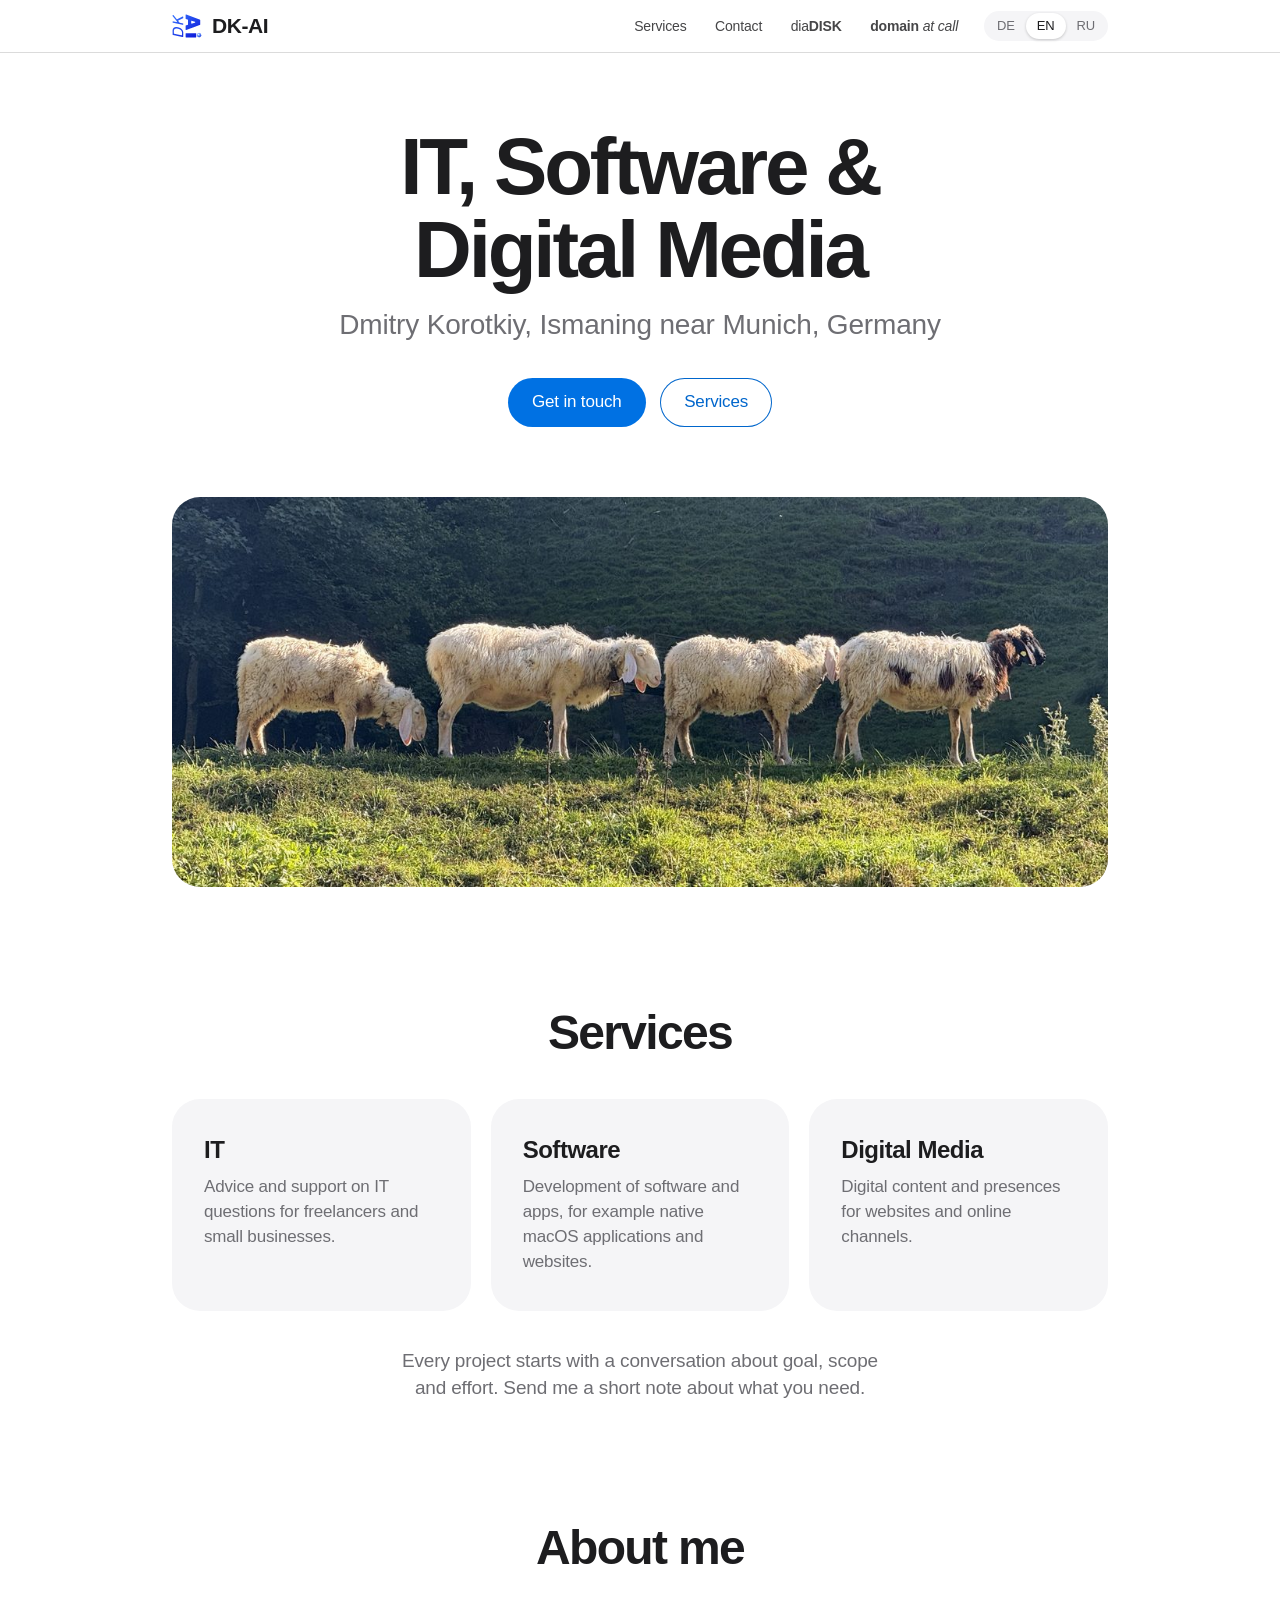
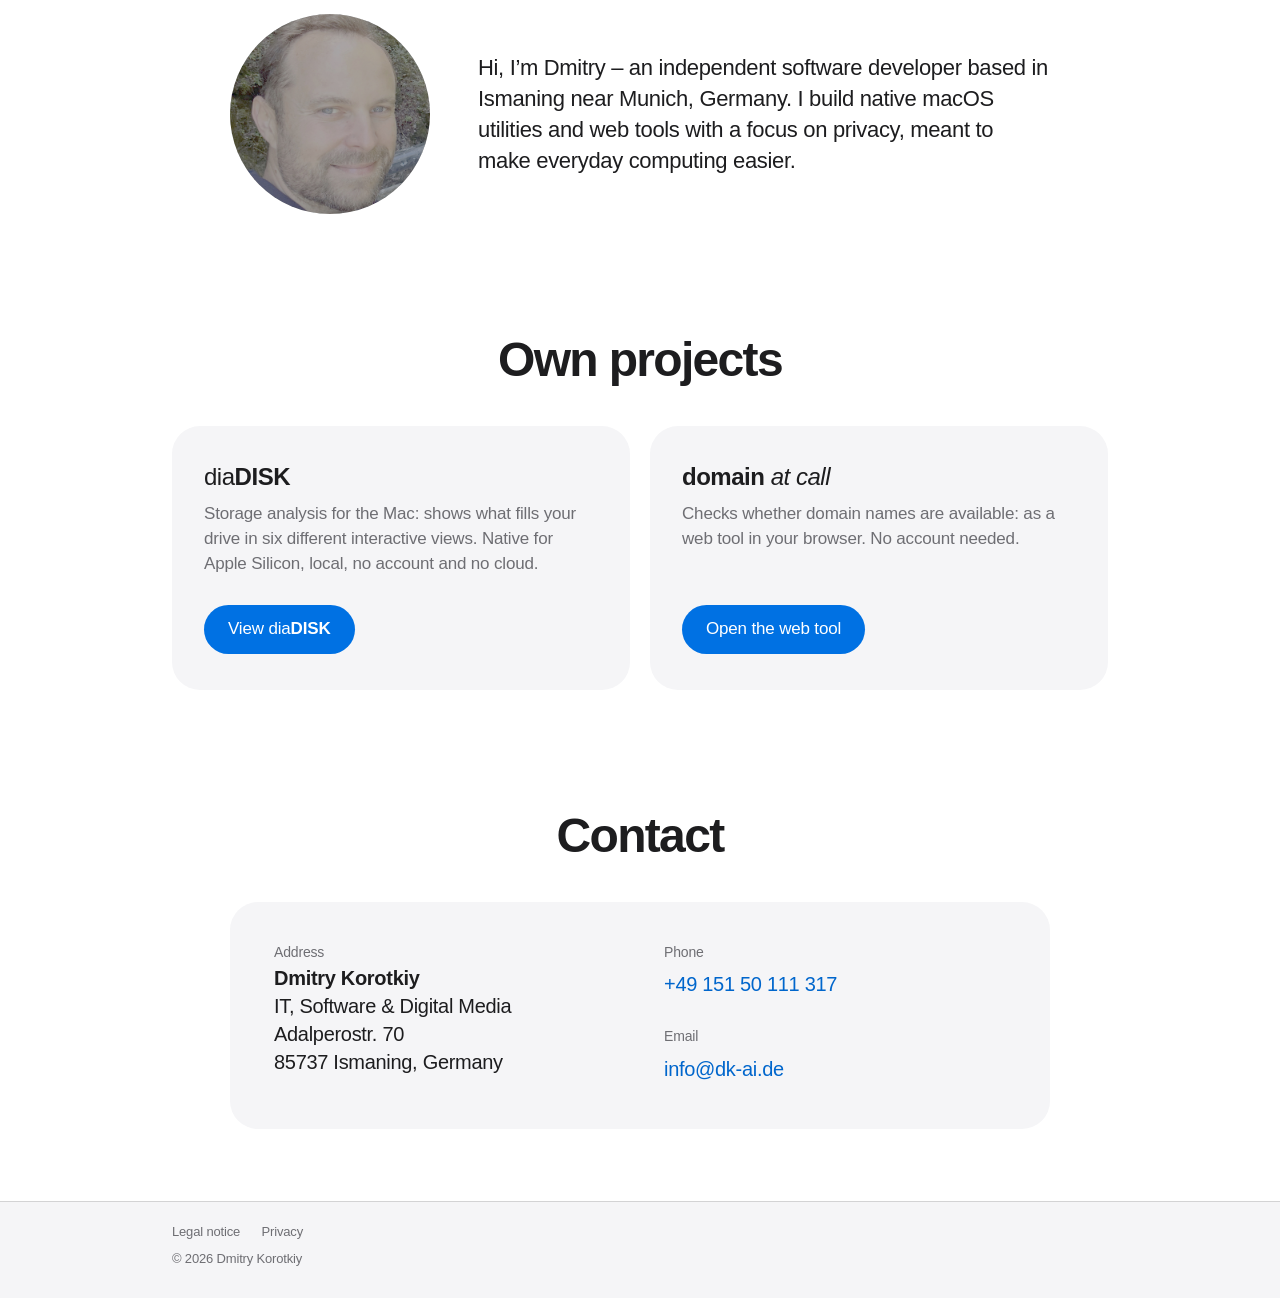
<file: index.html>
<!doctype html>
<html lang="de" data-lang="de">
<head>
<meta charset="utf-8">
<meta name="viewport" content="width=device-width,initial-scale=1">
<meta http-equiv="Content-Security-Policy" content="default-src 'none'; img-src 'self'; style-src 'self' 'unsafe-inline'; script-src 'self'; manifest-src 'self'; base-uri 'none'; form-action 'none'">
<meta name="referrer" content="strict-origin-when-cross-origin">
<script src="lang.js"></script>
<title>Dmitry Korotkiy – IT, Software & Digital Media</title>
<meta name="description" content="IT, Software und Digital Media – Dmitry Korotkiy, Ismaning bei München.">
<link rel="canonical" href="https://dk-ai.de/">
<meta property="og:type" content="website">
<meta property="og:site_name" content="DK-AI">
<meta property="og:title" content="Dmitry Korotkiy – IT, Software &amp; Digital Media">
<meta property="og:description" content="IT, Software und Digital Media – Dmitry Korotkiy, Ismaning bei München.">
<meta property="og:url" content="https://dk-ai.de/">
<meta property="og:locale" content="de_DE">
<meta property="og:locale:alternate" content="en_US">
<meta property="og:locale:alternate" content="ru_RU">
<meta property="og:image" content="https://dk-ai.de/og-image.jpg">
<meta property="og:image:type" content="image/jpeg">
<meta property="og:image:width" content="1200">
<meta property="og:image:height" content="630">
<meta property="og:image:alt" content="Vier Schafe auf einer sonnigen Almwiese">
<meta name="twitter:card" content="summary_large_image">
<link rel="icon" href="/favicon.ico?v=5" sizes="48x48">
<link rel="icon" type="image/png" sizes="32x32" href="favicon-32x32.png?v=5">
<link rel="icon" type="image/png" sizes="16x16" href="favicon-16x16.png?v=5">
<link rel="icon" href="favicon-adaptiv.svg?v=5" type="image/svg+xml" sizes="any">
<link rel="apple-touch-icon" href="apple-touch-icon.png?v=5">
<link rel="manifest" href="site.webmanifest?v=5">
<meta name="color-scheme" content="light dark">
<meta name="theme-color" content="#1637E8">
<link rel="stylesheet" href="style.css">
<noscript><style>@media (max-width:700px){.burger{display:none!important}.menu{display:block!important}}</style></noscript>
</head>
<body class="home" data-title-de="Dmitry Korotkiy – IT, Software & Digital Media" data-title-en="Dmitry Korotkiy – IT, Software & Digital Media" data-title-ru="Dmitry Korotkiy – IT, Software & Digital Media">
<a class="skip" href="#main"><span class="de" lang="de">Zum Inhalt springen</span><span class="en" lang="en">Skip to content</span><span class="ru" lang="ru">Перейти к содержимому</span></a>
<header><div class="wrap">
<a class="brand" data-i="index.html" href="index.html"><picture><source media="(prefers-color-scheme: dark)" srcset="logo-dark.svg?v=5"><img src="logo-light.svg?v=5" alt="" width="34" height="34"></picture>DK-AI</a>
<button class="burger" type="button" aria-expanded="false" aria-controls="menu"><span class="sr de" lang="de">Menü</span><span class="sr en" lang="en">Menu</span><span class="sr ru" lang="ru">Меню</span><i></i><i></i><i></i></button>
<div class="menu" id="menu">
<nav><a data-i="index.html#leistungen" href="index.html#leistungen"><span class="de" lang="de">Leistungen</span><span class="en" lang="en">Services</span><span class="ru" lang="ru">Услуги</span></a>
<a data-i="index.html#kontakt" href="index.html#kontakt"><span class="de" lang="de">Kontakt</span><span class="en" lang="en">Contact</span><span class="ru" lang="ru">Контакты</span></a>
<a href="https://diadisk.de/" target="_blank" rel="noopener"><span class="dd">dia<b>DISK</b></span><span class="sr de" lang="de"> (öffnet in neuem Tab)</span><span class="sr en" lang="en"> (opens in a new tab)</span><span class="sr ru" lang="ru"> (откроется в новой вкладке)</span></a>
<a href="https://domainatcall.com/" target="_blank" rel="noopener"><span class="dac"><b>domain</b> <i>at call</i></span><span class="sr de" lang="de"> (öffnet in neuem Tab)</span><span class="sr en" lang="en"> (opens in a new tab)</span><span class="sr ru" lang="ru"> (откроется в новой вкладке)</span></a></nav>
<div class="lang" role="group" aria-label="Language / Sprache / Язык"><a href="?lang=de" data-l="de" hreflang="de">DE</a><a href="?lang=en" data-l="en" hreflang="en">EN</a><a href="?lang=ru" data-l="ru" hreflang="ru">RU</a></div>
</div>
</div></header>
<main id="main" tabindex="-1"><div class="wrap">
<div class="de" lang="de"><div class="hero">
<h1>IT, Software &amp;<br class="mbr"> Digital Media</h1>
<p class="lead">Dmitry Korotkiy, Ismaning bei München</p>
<p><a class="btn" data-i="index.html#kontakt" href="index.html#kontakt">Kontakt aufnehmen</a>
<a class="btn alt" data-i="index.html#leistungen" href="index.html#leistungen">Leistungen</a></p>
<img class="banner" src="banner.jpg" alt="" loading="lazy" decoding="async" width="1200" height="500">
</div>

<h2 id="leistungen-de">Leistungen</h2>
<div class="grid">
<div class="card"><h3>IT</h3><p>Beratung und Unterstützung bei IT-Fragen für Selbstständige und kleine Unternehmen.</p></div>
<div class="card"><h3>Software</h3><p>Entwicklung von Software und Apps, zum Beispiel native macOS-Anwendungen und Webseiten.</p></div>
<div class="card"><h3>Digital Media</h3><p>Digitale Inhalte und Auftritte für Webseiten und Online-Kanäle.</p></div>
</div>
<p>Jedes Projekt beginnt mit einem Gespräch über Ziel, Umfang und Aufwand. Schreib mir kurz, worum es geht.</p>

<h2 id="ueber-de">Über mich</h2>
<div class="about"><img class="photo" src="foto.jpg" alt="Porträt von Dmitry Korotkiy" width="160" height="160"><p>Hi, ich bin Dmitry – selbstständiger Softwareentwickler aus Ismaning bei München. Ich entwickle native macOS-Tools und Web-Tools mit Fokus auf Datenschutz, die den Computeralltag erleichtern.</p></div>
<h2 id="projekte-de">Eigene Projekte</h2>
<div class="grid projects">
<div class="card">
<h3><span class="dd">dia<b>DISK</b></span></h3>
<p>Speicheranalyse für den Mac: zeigt in sechs verschiedenen interaktiven Ansichten, was die Festplatte füllt. Nativ für Apple Silicon, lokal, ohne Konto und ohne Cloud.</p>
<a class="btn" href="https://diadisk.de/" target="_blank" rel="noopener"><span class="dd">dia<b>DISK</b></span> ansehen<span class="sr"> (öffnet in neuem Tab)</span></a>
</div>
<div class="card">
<h3><span class="dac"><b>domain</b> <i>at call</i></span></h3>
<p>Prüft, ob Domainnamen frei sind: als Web-Tool im Browser. Kein Konto nötig.</p>
<a class="btn" href="https://domainatcall.com/?lang=de" target="_blank" rel="noopener">Web-Tool öffnen<span class="sr"> (öffnet in neuem Tab)</span></a>
</div>
</div>

<h2 id="kontakt-de">Kontakt</h2>
<div class="card contact">
<div><p class="lbl">Anschrift</p><p class="val"><strong>Dmitry Korotkiy</strong><br>IT, Software &amp; Digital Media<br>Adalperostr. 70<br>85737 Ismaning</p></div>
<div><p class="lbl">Telefon</p><p class="val"><a href="tel:+4915150111317">+49 151 50 111 317</a></p>
<p class="lbl">E-Mail</p><p class="val"><a href="mailto:info@dk-ai.de">info@dk-ai.de</a></p></div>
</div></div>
<div class="en" lang="en"><div class="hero">
<h1>IT, Software &amp;<br class="mbr"> Digital Media</h1>
<p class="lead">Dmitry Korotkiy, Ismaning near Munich, Germany</p>
<p><a class="btn" data-i="index.html#kontakt" href="index.html#kontakt">Get in touch</a>
<a class="btn alt" data-i="index.html#leistungen" href="index.html#leistungen">Services</a></p>
<img class="banner" src="banner.jpg" alt="" loading="lazy" decoding="async" width="1200" height="500">
</div>

<h2 id="leistungen-en">Services</h2>
<div class="grid">
<div class="card"><h3>IT</h3><p>Advice and support on IT questions for freelancers and small businesses.</p></div>
<div class="card"><h3>Software</h3><p>Development of software and apps, for example native macOS applications and websites.</p></div>
<div class="card"><h3>Digital Media</h3><p>Digital content and presences for websites and online channels.</p></div>
</div>
<p>Every project starts with a conversation about goal, scope and effort. Send me a short note about what you need.</p>

<h2 id="ueber-en">About me</h2>
<div class="about"><img class="photo" src="foto.jpg" alt="Portrait of Dmitry Korotkiy" width="160" height="160"><p>Hi, I’m Dmitry – an independent software developer based in Ismaning near Munich, Germany. I build native macOS utilities and web tools with a focus on privacy, meant to make everyday computing easier.</p></div>
<h2 id="projekte-en">Own projects</h2>
<div class="grid projects">
<div class="card">
<h3><span class="dd">dia<b>DISK</b></span></h3>
<p>Storage analysis for the Mac: shows what fills your drive in six different interactive views. Native for Apple Silicon, local, no account and no cloud.</p>
<a class="btn" href="https://diadisk.de/" target="_blank" rel="noopener">View <span class="dd">dia<b>DISK</b></span><span class="sr"> (opens in a new tab)</span></a>
</div>
<div class="card">
<h3><span class="dac"><b>domain</b> <i>at call</i></span></h3>
<p>Checks whether domain names are available: as a web tool in your browser. No account needed.</p>
<a class="btn" href="https://domainatcall.com/?lang=en" target="_blank" rel="noopener">Open the web tool<span class="sr"> (opens in a new tab)</span></a>
</div>
</div>

<h2 id="kontakt-en">Contact</h2>
<div class="card contact">
<div><p class="lbl">Address</p><p class="val"><strong>Dmitry Korotkiy</strong><br>IT, Software &amp; Digital Media<br>Adalperostr. 70<br>85737 Ismaning, Germany</p></div>
<div><p class="lbl">Phone</p><p class="val"><a href="tel:+4915150111317">+49 151 50 111 317</a></p>
<p class="lbl">Email</p><p class="val"><a href="mailto:info@dk-ai.de">info@dk-ai.de</a></p></div>
</div></div>
<div class="ru" lang="ru"><div class="hero">
<h1>IT, Software &amp;<br class="mbr"> Digital Media</h1>
<p class="lead">Dmitry Korotkiy, Исманинг близ Мюнхена, Германия</p>
<p><a class="btn" data-i="index.html#kontakt" href="index.html#kontakt">Связаться</a>
<a class="btn alt" data-i="index.html#leistungen" href="index.html#leistungen">Услуги</a></p>
<img class="banner" src="banner.jpg" alt="" loading="lazy" decoding="async" width="1200" height="500">
</div>

<h2 id="leistungen-ru">Услуги</h2>
<div class="grid">
<div class="card"><h3>IT</h3><p>Консультации и поддержка по вопросам IT для фрилансеров и малого бизнеса.</p></div>
<div class="card"><h3>Software</h3><p>Разработка программ и приложений, например нативных приложений для macOS и веб-сайтов.</p></div>
<div class="card"><h3>Digital Media</h3><p>Цифровой контент и онлайн-присутствие для веб-сайтов и онлайн-каналов.</p></div>
</div>
<p>Каждый проект начинается с разговора о цели, объёме и трудозатратах. Напишите мне коротко, что вам нужно.</p>

<h2 id="ueber-ru">Обо мне</h2>
<div class="about"><img class="photo" src="foto.jpg" alt="Портрет Dmitry Korotkiy" width="160" height="160"><p>Привет, я Дмитрий – независимый разработчик программного обеспечения из Исманинга близ Мюнхена (Германия). Я создаю нативные macOS-утилиты и веб-инструменты с вниманием к конфиденциальности, которые упрощают повседневную работу за компьютером.</p></div>
<h2 id="projekte-ru">Собственные проекты</h2>
<div class="grid projects">
<div class="card">
<h3><span class="dd">dia<b>DISK</b></span></h3>
<p>Анализ дискового пространства для Mac: шесть разных интерактивных видов показывают, что занимает место на диске. Нативно для Apple Silicon, локально, без учётной записи и без облака.</p>
<a class="btn" href="https://diadisk.de/" target="_blank" rel="noopener">Открыть <span class="dd">dia<b>DISK</b></span><span class="sr"> (откроется в новой вкладке)</span></a>
</div>
<div class="card">
<h3><span class="dac"><b>domain</b> <i>at call</i></span></h3>
<p>Проверяет, свободны ли доменные имена: как веб-инструмент в браузере. Учётная запись не нужна.</p>
<a class="btn" href="https://domainatcall.com/?lang=ru" target="_blank" rel="noopener">Открыть веб-инструмент<span class="sr"> (откроется в новой вкладке)</span></a>
</div>
</div>

<h2 id="kontakt-ru">Контакты</h2>
<div class="card contact">
<div><p class="lbl">Адрес</p><p class="val"><strong>Dmitry Korotkiy</strong><br>IT, Software &amp; Digital Media<br>Adalperostr. 70<br>85737 Ismaning, Германия</p></div>
<div><p class="lbl">Телефон</p><p class="val"><a href="tel:+4915150111317">+49 151 50 111 317</a></p>
<p class="lbl">Эл. почта</p><p class="val"><a href="mailto:info@dk-ai.de">info@dk-ai.de</a></p></div>
</div></div>
</div></main>
<footer><div class="wrap">
<div><a data-i="impressum.html" href="impressum.html"><span class="de" lang="de">Impressum</span><span class="en" lang="en">Legal notice</span><span class="ru" lang="ru">Выходные данные</span></a>
<a data-i="datenschutz.html" href="datenschutz.html"><span class="de" lang="de">Datenschutz</span><span class="en" lang="en">Privacy</span><span class="ru" lang="ru">Конфиденциальность</span></a></div>
<p>© 2026 Dmitry Korotkiy</p>
</div></footer>
<script src="site.js"></script>
</body>
</html>
</file>
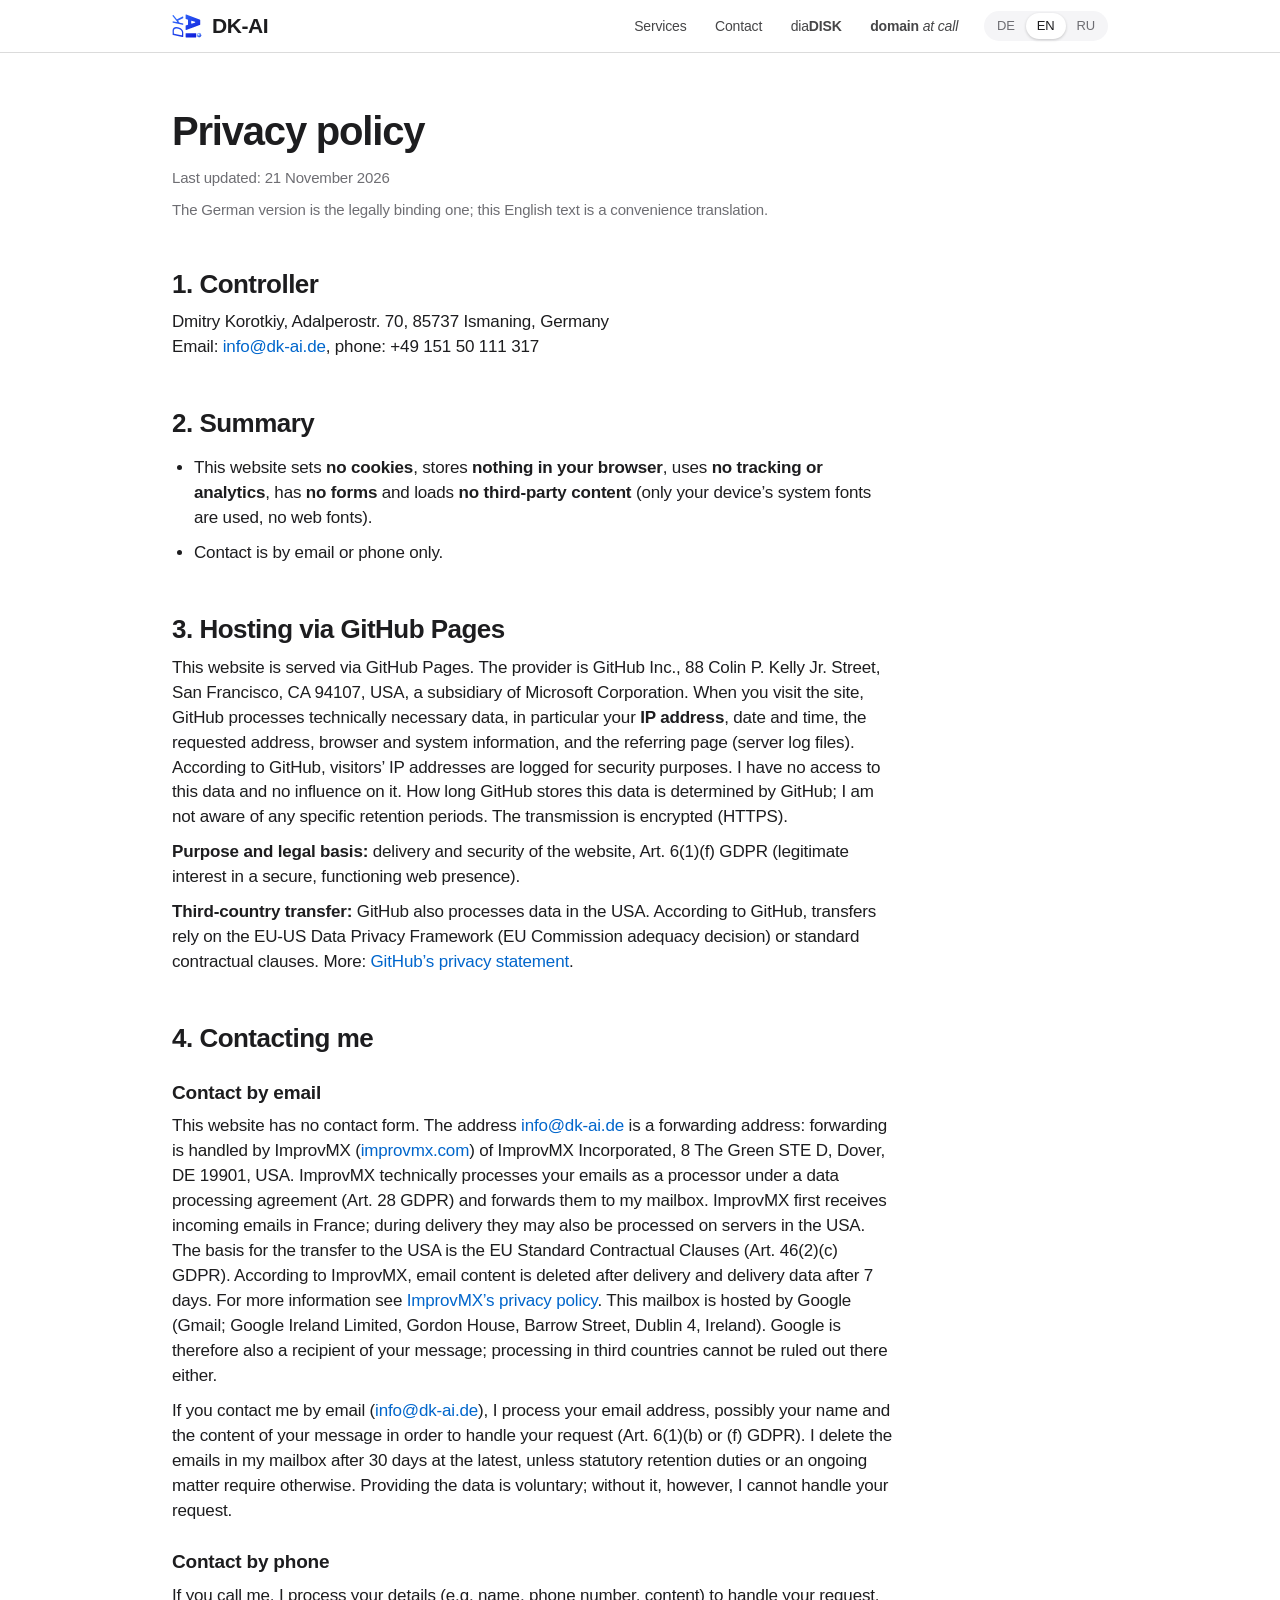
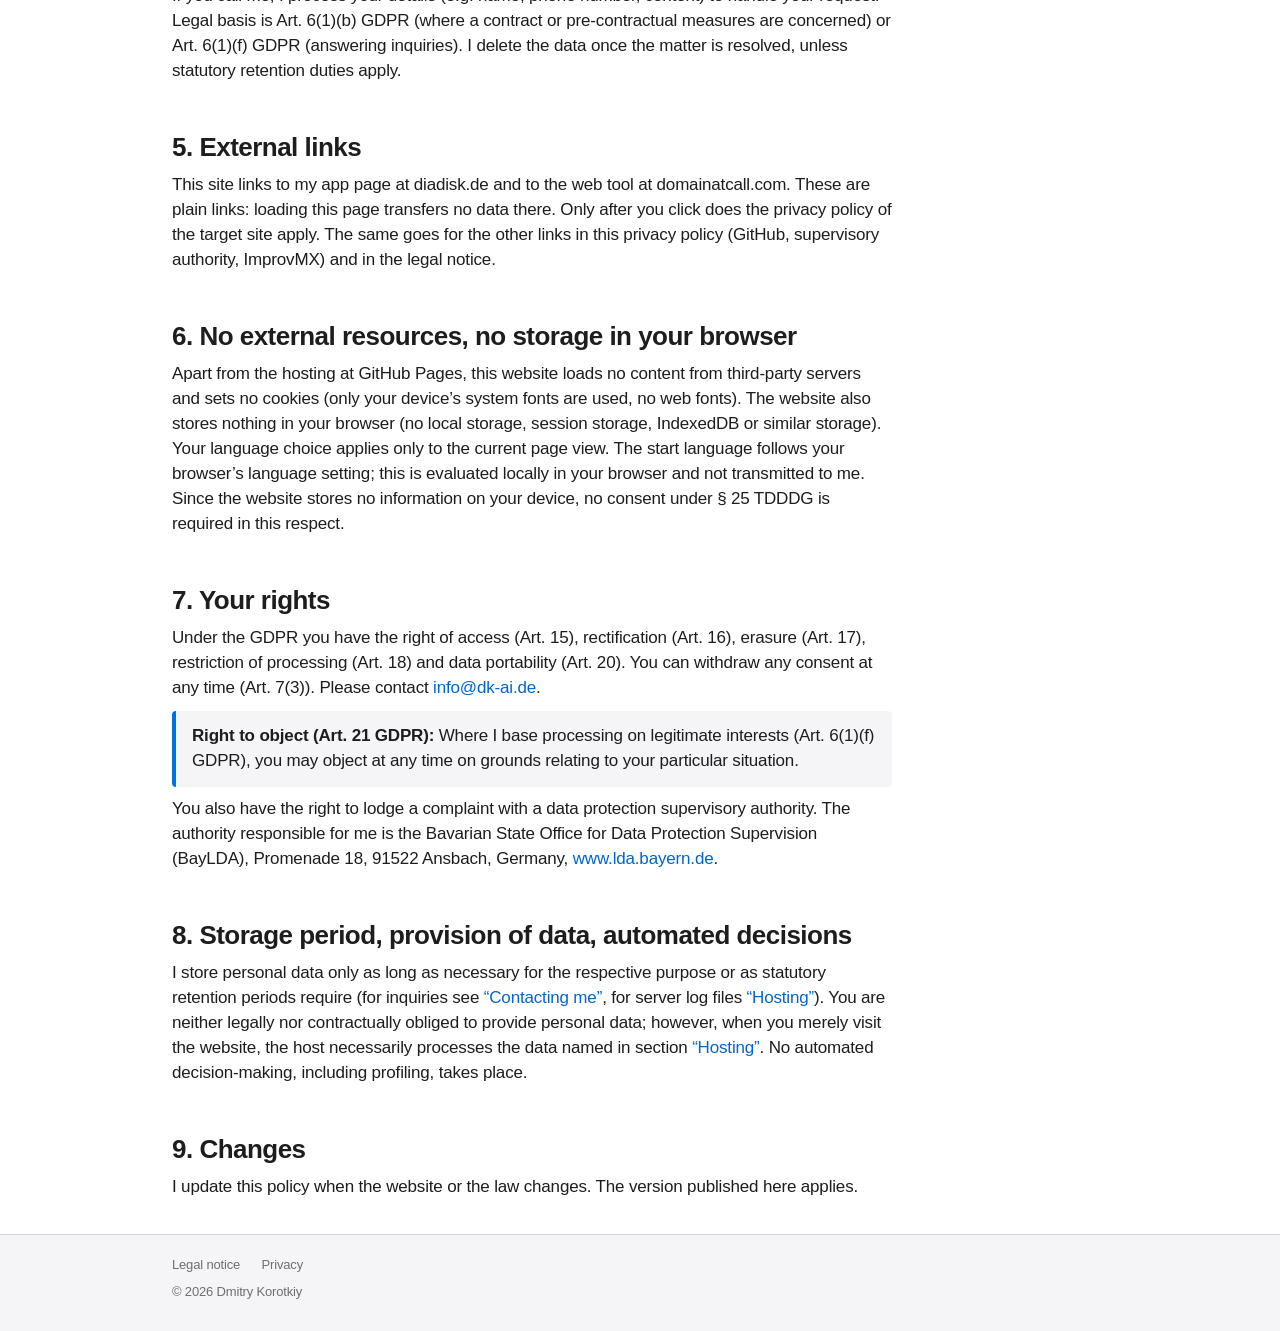
<file: datenschutz.html>
<!doctype html>
<html lang="de" data-lang="de">
<head>
<meta charset="utf-8">
<meta name="viewport" content="width=device-width,initial-scale=1">
<meta http-equiv="Content-Security-Policy" content="default-src 'none'; img-src 'self'; style-src 'self' 'unsafe-inline'; script-src 'self'; manifest-src 'self'; base-uri 'none'; form-action 'none'">
<meta name="referrer" content="strict-origin-when-cross-origin">
<script src="lang.js"></script>
<title>Datenschutzerklärung – DK-AI</title>
<meta name="description" content="Datenschutzerklärung dk-ai.de: kein Tracking, keine Cookies, E-Mail-Weiterleitung über ImprovMX.">
<link rel="canonical" href="https://dk-ai.de/datenschutz.html">
<meta property="og:type" content="website">
<meta property="og:site_name" content="DK-AI">
<meta property="og:title" content="Datenschutzerklärung – DK-AI">
<meta property="og:description" content="Datenschutzerklärung dk-ai.de: kein Tracking, keine Cookies, E-Mail-Weiterleitung über ImprovMX.">
<meta property="og:url" content="https://dk-ai.de/datenschutz.html">
<meta property="og:locale" content="de_DE">
<meta property="og:locale:alternate" content="en_US">
<meta property="og:locale:alternate" content="ru_RU">
<meta property="og:image" content="https://dk-ai.de/og-image.jpg">
<meta property="og:image:type" content="image/jpeg">
<meta property="og:image:width" content="1200">
<meta property="og:image:height" content="630">
<meta property="og:image:alt" content="Vier Schafe auf einer sonnigen Almwiese">
<meta name="twitter:card" content="summary_large_image">
<link rel="icon" href="/favicon.ico?v=5" sizes="48x48">
<link rel="icon" type="image/png" sizes="32x32" href="favicon-32x32.png?v=5">
<link rel="icon" type="image/png" sizes="16x16" href="favicon-16x16.png?v=5">
<link rel="icon" href="favicon-adaptiv.svg?v=5" type="image/svg+xml" sizes="any">
<link rel="apple-touch-icon" href="apple-touch-icon.png?v=5">
<link rel="manifest" href="site.webmanifest?v=5">
<meta name="color-scheme" content="light dark">
<meta name="theme-color" content="#1637E8">
<link rel="stylesheet" href="style.css">
<noscript><style>@media (max-width:700px){.burger{display:none!important}.menu{display:block!important}}</style></noscript>
</head>
<body class="privacy" data-title-de="Datenschutzerklärung – DK-AI" data-title-en="Privacy policy – DK-AI" data-title-ru="Политика конфиденциальности – DK-AI">
<a class="skip" href="#main"><span class="de" lang="de">Zum Inhalt springen</span><span class="en" lang="en">Skip to content</span><span class="ru" lang="ru">Перейти к содержимому</span></a>
<header><div class="wrap">
<a class="brand" data-i="index.html" href="index.html"><picture><source media="(prefers-color-scheme: dark)" srcset="logo-dark.svg?v=5"><img src="logo-light.svg?v=5" alt="" width="34" height="34"></picture>DK-AI</a>
<button class="burger" type="button" aria-expanded="false" aria-controls="menu"><span class="sr de" lang="de">Menü</span><span class="sr en" lang="en">Menu</span><span class="sr ru" lang="ru">Меню</span><i></i><i></i><i></i></button>
<div class="menu" id="menu">
<nav><a data-i="index.html#leistungen" href="index.html#leistungen"><span class="de" lang="de">Leistungen</span><span class="en" lang="en">Services</span><span class="ru" lang="ru">Услуги</span></a>
<a data-i="index.html#kontakt" href="index.html#kontakt"><span class="de" lang="de">Kontakt</span><span class="en" lang="en">Contact</span><span class="ru" lang="ru">Контакты</span></a>
<a href="https://diadisk.de/" target="_blank" rel="noopener"><span class="dd">dia<b>DISK</b></span><span class="sr de" lang="de"> (öffnet in neuem Tab)</span><span class="sr en" lang="en"> (opens in a new tab)</span><span class="sr ru" lang="ru"> (откроется в новой вкладке)</span></a>
<a href="https://domainatcall.com/" target="_blank" rel="noopener"><span class="dac"><b>domain</b> <i>at call</i></span><span class="sr de" lang="de"> (öffnet in neuem Tab)</span><span class="sr en" lang="en"> (opens in a new tab)</span><span class="sr ru" lang="ru"> (откроется в новой вкладке)</span></a></nav>
<div class="lang" role="group" aria-label="Language / Sprache / Язык"><a href="?lang=de" data-l="de" hreflang="de">DE</a><a href="?lang=en" data-l="en" hreflang="en">EN</a><a href="?lang=ru" data-l="ru" hreflang="ru">RU</a></div>
</div>
</div></header>
<main id="main" tabindex="-1"><div class="wrap">
<div class="de" lang="de"><h1>Datenschutzerklärung</h1>
<p class="note">Stand: 21. November 2026</p>

<h2 id="verantwortlicher-de">Verantwortlicher</h2>
<p>Dmitry Korotkiy, Adalperostr. 70, 85737 Ismaning, Deutschland<br>
E-Mail: <a href="mailto:info@dk-ai.de">info@dk-ai.de</a>, Telefon: +49 151 50 111 317</p>

<h2 id="kurzfassung-de">Kurzfassung</h2>
<ul>
<li>Diese Webseite setzt <strong>keine Cookies</strong>, speichert <strong>nichts in deinem Browser</strong>, nutzt <strong>kein Tracking und keine Statistik</strong>, hat <strong>keine Formulare</strong> und lädt <strong>keine Inhalte von Drittanbietern</strong> nach (es werden nur die Systemschriften deines Geräts verwendet, keine Webfonts).</li>
<li>Kontakt läuft nur per E-Mail oder Telefon.</li>
</ul>

<h2 id="hosting-de">Hosting über GitHub Pages</h2>
<p>Diese Webseite wird über GitHub Pages bereitgestellt. Anbieter ist die GitHub Inc., 88 Colin P. Kelly Jr. Street, San Francisco, CA 94107, USA, eine Tochter der Microsoft Corporation. Beim Aufruf der Seite verarbeitet GitHub technisch notwendige Daten, insbesondere deine <strong>IP-Adresse</strong>, Datum und Uhrzeit, die aufgerufene Adresse, Browser- und Systemangaben sowie die Herkunftsseite (Server-Logdateien). Nach Angaben von GitHub werden IP-Adressen von Besuchern zu Sicherheitszwecken protokolliert. Ich habe darauf keinen Zugriff und keinen Einfluss. Wie lange GitHub diese Daten speichert, legt GitHub fest; mir sind keine konkreten Fristen bekannt. Die Übertragung erfolgt verschlüsselt (HTTPS).</p>
<p><strong>Zweck und Rechtsgrundlage:</strong> Auslieferung und Sicherheit der Webseite, Art. 6 Abs. 1 lit. f DSGVO (berechtigtes Interesse an einem sicheren, funktionierenden Webauftritt).</p>
<p><strong>Drittlandübermittlung:</strong> GitHub verarbeitet Daten auch in den USA. Nach Angaben von GitHub stützt sich die Übermittlung auf das EU-US Data Privacy Framework (Angemessenheitsbeschluss der EU-Kommission) bzw. auf Standardvertragsklauseln. Näheres: <a href="https://docs.github.com/en/site-policy/privacy-policies/github-general-privacy-statement" rel="noopener">Datenschutzerklärung von GitHub</a>.</p>

<h2 id="kontakt-de">Kontaktaufnahme</h2>
<h3>Kontakt per E-Mail</h3>
<p>Auf dieser Webseite gibt es kein Kontaktformular. Die Adresse <a href="mailto:info@dk-ai.de">info@dk-ai.de</a> ist eine Weiterleitungsadresse: Die Weiterleitung erfolgt über ImprovMX (<a href="https://improvmx.com/" rel="noopener">improvmx.com</a>) der ImprovMX Incorporated, 8 The Green STE D, Dover, DE 19901, USA. ImprovMX verarbeitet deine E-Mails dabei technisch als Auftragsverarbeiter auf Grundlage eines Auftragsverarbeitungsvertrags (Art. 28 DSGVO) und leitet sie an mein Postfach weiter. Eingehende E-Mails nimmt ImprovMX zunächst in Frankreich entgegen; bei der Zustellung können sie auch auf Servern in den USA verarbeitet werden. Grundlage für die Übermittlung in die USA sind die EU-Standardvertragsklauseln (Art. 46 Abs. 2 lit. c DSGVO). Nach Angaben von ImprovMX werden E-Mail-Inhalte nach der Zustellung gelöscht, Zustelldaten nach 7 Tagen. Weitere Informationen findest du in der <a href="https://improvmx.com/transparency/privacy-policy" rel="noopener">Datenschutzerklärung von ImprovMX</a>. Dieses Postfach wird bei Google (Gmail; Google Ireland Limited, Gordon House, Barrow Street, Dublin 4, Irland) geführt. Google ist damit ebenfalls Empfänger deiner Nachricht; auch dort kann eine Verarbeitung in Drittstaaten nicht ausgeschlossen werden.</p>
<p>Wenn du mich per E-Mail kontaktierst (<a href="mailto:info@dk-ai.de">info@dk-ai.de</a>), verarbeite ich deine E-Mail-Adresse, gegebenenfalls deinen Namen und den Inhalt deiner Nachricht, um deine Anfrage zu bearbeiten (Art. 6 Abs. 1 lit. b bzw. lit. f DSGVO). Die E-Mails in meinem Postfach lösche ich spätestens nach 30 Tagen, sofern keine gesetzlichen Aufbewahrungspflichten oder ein laufender Vorgang entgegenstehen. Die Angabe der Daten ist freiwillig, ohne sie kann ich deine Anfrage jedoch nicht bearbeiten.</p>
<h3>Kontakt per Telefon</h3>
<p>Wenn du mich anrufst, verarbeite ich deine Angaben (z. B. Name, Telefonnummer, Inhalt) zur Bearbeitung deiner Anfrage. Rechtsgrundlage ist Art. 6 Abs. 1 lit. b DSGVO (soweit es um ein Vertragsverhältnis oder vorvertragliche Maßnahmen geht) bzw. Art. 6 Abs. 1 lit. f DSGVO (Beantwortung von Anfragen). Ich lösche die Daten, sobald die Anfrage erledigt ist und keine gesetzlichen Aufbewahrungspflichten entgegenstehen.</p>

<h2 id="links-de">Externe Links</h2>
<p>Diese Seite verlinkt auf meine App-Seite unter diadisk.de und auf das Web-Tool unter domainatcall.com. Es sind einfache Links: Beim Laden dieser Seite werden keine Daten dorthin übertragen. Erst nach deinem Klick gilt die Datenschutzerklärung der Zielseite. Das gilt ebenso für die übrigen Links in dieser Datenschutzerklärung (GitHub, Aufsichtsbehörde, ImprovMX) und im Impressum.</p>

<h2 id="speicher-de">Keine externen Ressourcen, keine Speicherung im Browser</h2>
<p>Außer dem Hosting bei GitHub Pages lädt diese Webseite keine Inhalte von Drittservern nach und setzt keine Cookies ein (es werden nur die Systemschriften deines Geräts verwendet, keine Webfonts). Die Webseite speichert außerdem nichts in deinem Browser (kein Local Storage, Session Storage, IndexedDB oder ähnliche Speicher). Deine Sprachauswahl gilt nur für den aktuellen Seitenaufruf. Die Startsprache richtet sich nach der Spracheinstellung deines Browsers; diese wird lokal in deinem Browser ausgewertet und nicht an mich übermittelt. Da die Webseite keine Informationen auf deinem Endgerät speichert, ist insoweit keine Einwilligung nach § 25 TDDDG erforderlich.</p>

<h2 id="rechte-de">Deine Rechte</h2>
<p>Du hast nach der DSGVO das Recht auf Auskunft (Art. 15), Berichtigung (Art. 16), Löschung (Art. 17), Einschränkung der Verarbeitung (Art. 18) und Datenübertragbarkeit (Art. 20). Eine erteilte Einwilligung kannst du jederzeit widerrufen (Art. 7 Abs. 3). Wende dich dafür an <a href="mailto:info@dk-ai.de">info@dk-ai.de</a>.</p>
<p class="box"><strong>Widerspruchsrecht (Art. 21 DSGVO):</strong> Soweit ich eine Verarbeitung auf berechtigte Interessen (Art. 6 Abs. 1 lit. f DSGVO) stütze, kannst du dieser aus Gründen, die sich aus deiner besonderen Situation ergeben, jederzeit widersprechen.</p>
<p>Du hast außerdem das Recht, dich bei einer Datenschutz-Aufsichtsbehörde zu beschweren. Für mich zuständig ist das Bayerische Landesamt für Datenschutzaufsicht (BayLDA), Promenade 18, 91522 Ansbach, <a href="https://www.lda.bayern.de" rel="noopener">www.lda.bayern.de</a>.</p>

<h2 id="speicherdauer-de">Speicherdauer, Bereitstellung der Daten, automatisierte Entscheidungen</h2>
<p>Ich speichere personenbezogene Daten nur so lange, wie es für den jeweiligen Zweck erforderlich ist oder gesetzliche Aufbewahrungsfristen es verlangen (zu Anfragen siehe <a href="#kontakt-de">„Kontaktaufnahme“</a>, zu Server-Logdateien <a href="#hosting-de">„Hosting“</a>). Du bist weder gesetzlich noch vertraglich verpflichtet, personenbezogene Daten bereitzustellen; beim bloßen Aufruf der Webseite verarbeitet der Hoster jedoch technisch zwingend die im Abschnitt <a href="#hosting-de">„Hosting“</a> genannten Daten. Eine automatisierte Entscheidungsfindung einschließlich Profiling findet nicht statt.</p>

<h2 id="aenderungen-de">Änderungen</h2>
<p>Ich passe diese Erklärung an, wenn sich die Webseite oder die Rechtslage ändern. Es gilt die jeweils hier veröffentlichte Fassung.</p>
</div>
<div class="en" lang="en"><h1>Privacy policy</h1>
<p class="note">Last updated: 21 November 2026</p>
<p class="note">The German version is the legally binding one; this English text is a convenience translation.</p>

<h2 id="verantwortlicher-en">Controller</h2>
<p>Dmitry Korotkiy, Adalperostr. 70, 85737 Ismaning, Germany<br>
Email: <a href="mailto:info@dk-ai.de">info@dk-ai.de</a>, phone: +49 151 50 111 317</p>

<h2 id="kurzfassung-en">Summary</h2>
<ul>
<li>This website sets <strong>no cookies</strong>, stores <strong>nothing in your browser</strong>, uses <strong>no tracking or analytics</strong>, has <strong>no forms</strong> and loads <strong>no third-party content</strong> (only your device’s system fonts are used, no web fonts).</li>
<li>Contact is by email or phone only.</li>
</ul>

<h2 id="hosting-en">Hosting via GitHub Pages</h2>
<p>This website is served via GitHub Pages. The provider is GitHub Inc., 88 Colin P. Kelly Jr. Street, San Francisco, CA 94107, USA, a subsidiary of Microsoft Corporation. When you visit the site, GitHub processes technically necessary data, in particular your <strong>IP address</strong>, date and time, the requested address, browser and system information, and the referring page (server log files). According to GitHub, visitors’ IP addresses are logged for security purposes. I have no access to this data and no influence on it. How long GitHub stores this data is determined by GitHub; I am not aware of any specific retention periods. The transmission is encrypted (HTTPS).</p>
<p><strong>Purpose and legal basis:</strong> delivery and security of the website, Art. 6(1)(f) GDPR (legitimate interest in a secure, functioning web presence).</p>
<p><strong>Third-country transfer:</strong> GitHub also processes data in the USA. According to GitHub, transfers rely on the EU-US Data Privacy Framework (EU Commission adequacy decision) or standard contractual clauses. More: <a href="https://docs.github.com/en/site-policy/privacy-policies/github-general-privacy-statement" rel="noopener">GitHub’s privacy statement</a>.</p>

<h2 id="kontakt-en">Contacting me</h2>
<h3>Contact by email</h3>
<p>This website has no contact form. The address <a href="mailto:info@dk-ai.de">info@dk-ai.de</a> is a forwarding address: forwarding is handled by ImprovMX (<a href="https://improvmx.com/" rel="noopener">improvmx.com</a>) of ImprovMX Incorporated, 8 The Green STE D, Dover, DE 19901, USA. ImprovMX technically processes your emails as a processor under a data processing agreement (Art. 28 GDPR) and forwards them to my mailbox. ImprovMX first receives incoming emails in France; during delivery they may also be processed on servers in the USA. The basis for the transfer to the USA is the EU Standard Contractual Clauses (Art. 46(2)(c) GDPR). According to ImprovMX, email content is deleted after delivery and delivery data after 7 days. For more information see <a href="https://improvmx.com/transparency/privacy-policy" rel="noopener">ImprovMX’s privacy policy</a>. This mailbox is hosted by Google (Gmail; Google Ireland Limited, Gordon House, Barrow Street, Dublin 4, Ireland). Google is therefore also a recipient of your message; processing in third countries cannot be ruled out there either.</p>
<p>If you contact me by email (<a href="mailto:info@dk-ai.de">info@dk-ai.de</a>), I process your email address, possibly your name and the content of your message in order to handle your request (Art. 6(1)(b) or (f) GDPR). I delete the emails in my mailbox after 30 days at the latest, unless statutory retention duties or an ongoing matter require otherwise. Providing the data is voluntary; without it, however, I cannot handle your request.</p>
<h3>Contact by phone</h3>
<p>If you call me, I process your details (e.g. name, phone number, content) to handle your request. Legal basis is Art. 6(1)(b) GDPR (where a contract or pre-contractual measures are concerned) or Art. 6(1)(f) GDPR (answering inquiries). I delete the data once the matter is resolved, unless statutory retention duties apply.</p>

<h2 id="links-en">External links</h2>
<p>This site links to my app page at diadisk.de and to the web tool at domainatcall.com. These are plain links: loading this page transfers no data there. Only after you click does the privacy policy of the target site apply. The same goes for the other links in this privacy policy (GitHub, supervisory authority, ImprovMX) and in the legal notice.</p>

<h2 id="speicher-en">No external resources, no storage in your browser</h2>
<p>Apart from the hosting at GitHub Pages, this website loads no content from third-party servers and sets no cookies (only your device’s system fonts are used, no web fonts). The website also stores nothing in your browser (no local storage, session storage, IndexedDB or similar storage). Your language choice applies only to the current page view. The start language follows your browser’s language setting; this is evaluated locally in your browser and not transmitted to me. Since the website stores no information on your device, no consent under § 25 TDDDG is required in this respect.</p>

<h2 id="rechte-en">Your rights</h2>
<p>Under the GDPR you have the right of access (Art. 15), rectification (Art. 16), erasure (Art. 17), restriction of processing (Art. 18) and data portability (Art. 20). You can withdraw any consent at any time (Art. 7(3)). Please contact <a href="mailto:info@dk-ai.de">info@dk-ai.de</a>.</p>
<p class="box"><strong>Right to object (Art. 21 GDPR):</strong> Where I base processing on legitimate interests (Art. 6(1)(f) GDPR), you may object at any time on grounds relating to your particular situation.</p>
<p>You also have the right to lodge a complaint with a data protection supervisory authority. The authority responsible for me is the Bavarian State Office for Data Protection Supervision (BayLDA), Promenade 18, 91522 Ansbach, Germany, <a href="https://www.lda.bayern.de" rel="noopener">www.lda.bayern.de</a>.</p>

<h2 id="speicherdauer-en">Storage period, provision of data, automated decisions</h2>
<p>I store personal data only as long as necessary for the respective purpose or as statutory retention periods require (for inquiries see <a href="#kontakt-en">“Contacting me”</a>, for server log files <a href="#hosting-en">“Hosting”</a>). You are neither legally nor contractually obliged to provide personal data; however, when you merely visit the website, the host necessarily processes the data named in section <a href="#hosting-en">“Hosting”</a>. No automated decision-making, including profiling, takes place.</p>

<h2 id="aenderungen-en">Changes</h2>
<p>I update this policy when the website or the law changes. The version published here applies.</p>
</div>
<div class="ru" lang="ru"><h1>Политика конфиденциальности</h1>
<p class="note">Актуально на: 21 ноября 2026 г.</p>
<p class="note">Юридически обязательной является немецкая версия, русский текст приведён для удобства.</p>

<h2 id="verantwortlicher-ru">Ответственное лицо</h2>
<p>Dmitry Korotkiy, Adalperostr. 70, 85737 Ismaning, Германия<br>
Эл. почта: <a href="mailto:info@dk-ai.de">info@dk-ai.de</a>, телефон: +49 151 50 111 317</p>

<h2 id="kurzfassung-ru">Коротко</h2>
<ul>
<li>Этот сайт <strong>не использует файлы cookie</strong>, <strong>ничего не сохраняет в вашем браузере</strong>, <strong>не ведёт отслеживание и статистику</strong>, <strong>не содержит форм</strong> и <strong>не загружает содержимое сторонних сервисов</strong> (используются только системные шрифты вашего устройства, без веб-шрифтов).</li>
<li>Связаться со мной можно только по электронной почте или телефону.</li>
</ul>

<h2 id="hosting-ru">Хостинг на GitHub Pages</h2>
<p>Этот сайт размещён на GitHub Pages. Провайдер – GitHub Inc., 88 Colin P. Kelly Jr. Street, San Francisco, CA 94107, США, дочерняя компания Microsoft Corporation. При посещении сайта GitHub обрабатывает технически необходимые данные, в частности ваш <strong>IP-адрес</strong>, дату и время, запрошенный адрес, сведения о браузере и системе, а также страницу-источник (журналы сервера). По данным GitHub, IP-адреса посетителей протоколируются в целях безопасности. У меня нет доступа к этим данным и нет влияния на них. Как долго GitHub хранит эти данные, определяет GitHub; конкретные сроки мне не известны. Передача данных осуществляется в зашифрованном виде (HTTPS).</p>
<p><strong>Цель и правовое основание:</strong> предоставление сайта и обеспечение его безопасности, ст. 6 п. 1 лит. f GDPR (законный интерес в безопасной и работающей веб-презентации).</p>
<p><strong>Передача в третьи страны:</strong> GitHub обрабатывает данные в том числе в США. По заявлению GitHub, передача основана на EU-US Data Privacy Framework (решение Еврокомиссии об адекватности) либо на стандартных договорных условиях. Подробнее: <a href="https://docs.github.com/en/site-policy/privacy-policies/github-general-privacy-statement" rel="noopener">политика конфиденциальности GitHub</a>.</p>

<h2 id="kontakt-ru">Обращение ко мне</h2>
<h3>Связь по электронной почте</h3>
<p>На этом сайте нет контактной формы. Адрес <a href="mailto:info@dk-ai.de">info@dk-ai.de</a> является адресом пересылки: пересылка выполняется сервисом ImprovMX (<a href="https://improvmx.com/" rel="noopener">improvmx.com</a>) компании ImprovMX Incorporated, 8 The Green STE D, Dover, DE 19901, США. ImprovMX технически обрабатывает ваши письма в качестве обработчика на основании договора об обработке данных (ст. 28 GDPR) и пересылает их в мой почтовый ящик. Входящие письма ImprovMX сначала принимает во Франции; при доставке они могут также обрабатываться на серверах в США. Основанием для передачи в США служат стандартные договорные условия ЕС (ст. 46 абз. 2 лит. c GDPR). По информации ImprovMX, содержимое писем удаляется после доставки, данные о доставке – через 7 дней. Подробнее см. <a href="https://improvmx.com/transparency/privacy-policy" rel="noopener">политику конфиденциальности ImprovMX</a>. Этот почтовый ящик ведётся у Google (Gmail; Google Ireland Limited, Gordon House, Barrow Street, Dublin 4, Ирландия). Таким образом, Google также является получателем вашего сообщения; и там обработка в третьих странах не исключается.</p>
<p>Если вы пишете мне по электронной почте (<a href="mailto:info@dk-ai.de">info@dk-ai.de</a>), я обрабатываю ваш адрес электронной почты, при необходимости ваше имя и содержание сообщения для рассмотрения вашего обращения (ст. 6 п. 1 лит. b или лит. f GDPR). Письма в моём почтовом ящике я удаляю не позднее чем через 30 дней, если этому не препятствуют законные обязанности по хранению или текущее дело. Предоставление данных добровольно, однако без них я не смогу рассмотреть ваше обращение.</p>
<h3>Связь по телефону</h3>
<p>Если вы звоните мне, я обрабатываю ваши данные (например, имя, номер телефона, содержание) для рассмотрения вашего обращения. Правовое основание – ст. 6 п. 1 лит. b GDPR (если речь идёт о договоре или преддоговорных мерах) либо ст. 6 п. 1 лит. f GDPR (ответ на запросы). Я удаляю данные, как только обращение рассмотрено и нет законных обязанностей по хранению.</p>

<h2 id="links-ru">Внешние ссылки</h2>
<p>Сайт ссылается на страницу моего приложения на diadisk.de и на веб-инструмент на domainatcall.com. Это простые ссылки: при загрузке этой страницы туда не передаются никакие данные. Политика конфиденциальности целевого сайта действует только после вашего перехода. То же относится к остальным ссылкам в этой политике (GitHub, надзорный орган, ImprovMX) и в разделе Impressum.</p>

<h2 id="speicher-ru">Нет внешних ресурсов, нет хранения в браузере</h2>
<p>Помимо хостинга на GitHub Pages, этот сайт не подгружает содержимое со сторонних серверов и не использует файлы cookie (используются только системные шрифты вашего устройства, без веб-шрифтов). Кроме того, сайт ничего не сохраняет в вашем браузере (ни Local Storage, ни Session Storage, ни IndexedDB, ни подобных хранилищ). Выбранный вами язык действует только для текущего просмотра страницы. Язык при открытии определяется настройкой языка вашего браузера; она обрабатывается локально в браузере и мне не передаётся. Поскольку сайт ничего не сохраняет на вашем устройстве, согласие по § 25 TDDDG в этой части не требуется.</p>

<h2 id="rechte-ru">Ваши права</h2>
<p>По GDPR вы имеете право на доступ (ст. 15), исправление (ст. 16), удаление (ст. 17), ограничение обработки (ст. 18) и переносимость данных (ст. 20). Любое данное вами согласие можно отозвать в любое время (ст. 7 п. 3). По этим вопросам пишите на <a href="mailto:info@dk-ai.de">info@dk-ai.de</a>.</p>
<p class="box"><strong>Право на возражение (ст. 21 GDPR):</strong> Если я основываю обработку на законных интересах (ст. 6 п. 1 лит. f GDPR), вы можете в любое время возразить против неё по причинам, связанным с вашей особой ситуацией.</p>
<p>Вы также вправе подать жалобу в орган по надзору за защитой данных. Для меня компетентно Баварское государственное ведомство по надзору за защитой данных (BayLDA), Promenade 18, 91522 Ansbach, Германия, <a href="https://www.lda.bayern.de" rel="noopener">www.lda.bayern.de</a>.</p>

<h2 id="speicherdauer-ru">Срок хранения, предоставление данных, автоматизированные решения</h2>
<p>Я храню персональные данные только столько, сколько необходимо для соответствующей цели или требуется по законным срокам хранения (по обращениям см. раздел <a href="#kontakt-ru">«Обращение ко мне»</a>, по журналам сервера – раздел <a href="#hosting-ru">«Хостинг»</a>). Вы не обязаны предоставлять персональные данные ни по закону, ни по договору; однако при простом посещении сайта хостинг-провайдер по техническим причинам обязательно обрабатывает данные, указанные в разделе <a href="#hosting-ru">«Хостинг»</a>. Автоматизированное принятие решений, включая профилирование, не осуществляется.</p>

<h2 id="aenderungen-ru">Изменения</h2>
<p>Я обновляю эту политику, когда меняются сайт или правовые нормы. Действует версия, опубликованная здесь.</p>
</div>
</div></main>
<footer><div class="wrap">
<div><a data-i="impressum.html" href="impressum.html"><span class="de" lang="de">Impressum</span><span class="en" lang="en">Legal notice</span><span class="ru" lang="ru">Выходные данные</span></a>
<a data-i="datenschutz.html" href="datenschutz.html"><span class="de" lang="de">Datenschutz</span><span class="en" lang="en">Privacy</span><span class="ru" lang="ru">Конфиденциальность</span></a></div>
<p>© 2026 Dmitry Korotkiy</p>
</div></footer>
<script src="site.js"></script>
</body>
</html>
</file>
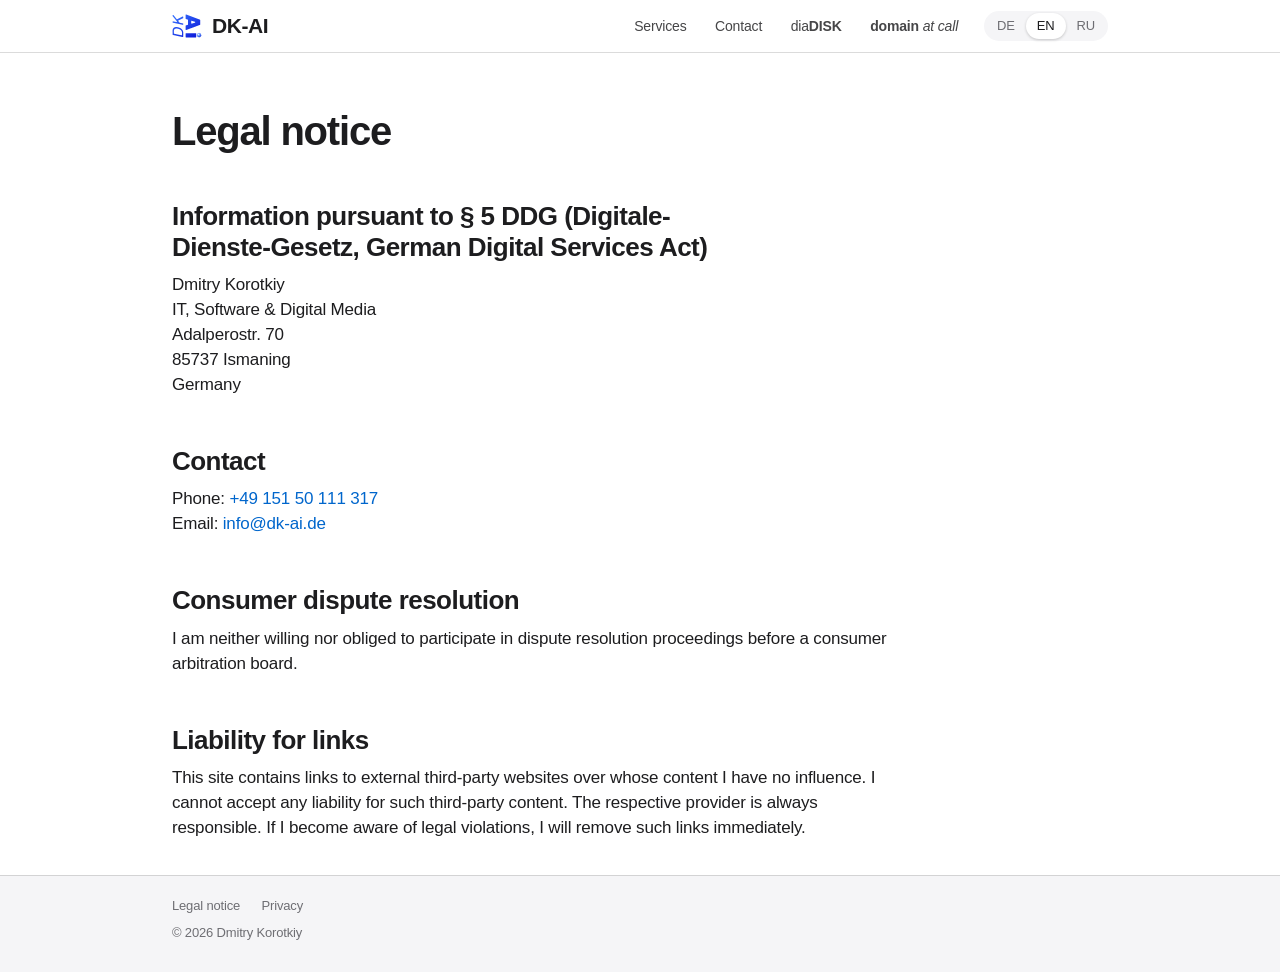
<file: impressum.html>
<!doctype html>
<html lang="de" data-lang="de">
<head>
<meta charset="utf-8">
<meta name="viewport" content="width=device-width,initial-scale=1">
<meta http-equiv="Content-Security-Policy" content="default-src 'none'; img-src 'self'; style-src 'self' 'unsafe-inline'; script-src 'self'; manifest-src 'self'; base-uri 'none'; form-action 'none'">
<meta name="referrer" content="strict-origin-when-cross-origin">
<script src="lang.js"></script>
<title>Impressum – DK-AI</title>
<meta name="description" content="Impressum von Dmitry Korotkiy, Ismaning.">
<link rel="canonical" href="https://dk-ai.de/impressum.html">
<meta property="og:type" content="website">
<meta property="og:site_name" content="DK-AI">
<meta property="og:title" content="Impressum – DK-AI">
<meta property="og:description" content="Impressum von Dmitry Korotkiy, Ismaning.">
<meta property="og:url" content="https://dk-ai.de/impressum.html">
<meta property="og:locale" content="de_DE">
<meta property="og:locale:alternate" content="en_US">
<meta property="og:locale:alternate" content="ru_RU">
<meta property="og:image" content="https://dk-ai.de/og-image.jpg">
<meta property="og:image:type" content="image/jpeg">
<meta property="og:image:width" content="1200">
<meta property="og:image:height" content="630">
<meta property="og:image:alt" content="Vier Schafe auf einer sonnigen Almwiese">
<meta name="twitter:card" content="summary_large_image">
<link rel="icon" href="/favicon.ico?v=5" sizes="48x48">
<link rel="icon" type="image/png" sizes="32x32" href="favicon-32x32.png?v=5">
<link rel="icon" type="image/png" sizes="16x16" href="favicon-16x16.png?v=5">
<link rel="icon" href="favicon-adaptiv.svg?v=5" type="image/svg+xml" sizes="any">
<link rel="apple-touch-icon" href="apple-touch-icon.png?v=5">
<link rel="manifest" href="site.webmanifest?v=5">
<meta name="color-scheme" content="light dark">
<meta name="theme-color" content="#1637E8">
<link rel="stylesheet" href="style.css">
<noscript><style>@media (max-width:700px){.burger{display:none!important}.menu{display:block!important}}</style></noscript>
</head>
<body data-title-de="Impressum – DK-AI" data-title-en="Legal notice – DK-AI" data-title-ru="Выходные данные – DK-AI">
<a class="skip" href="#main"><span class="de" lang="de">Zum Inhalt springen</span><span class="en" lang="en">Skip to content</span><span class="ru" lang="ru">Перейти к содержимому</span></a>
<header><div class="wrap">
<a class="brand" data-i="index.html" href="index.html"><picture><source media="(prefers-color-scheme: dark)" srcset="logo-dark.svg?v=5"><img src="logo-light.svg?v=5" alt="" width="34" height="34"></picture>DK-AI</a>
<button class="burger" type="button" aria-expanded="false" aria-controls="menu"><span class="sr de" lang="de">Menü</span><span class="sr en" lang="en">Menu</span><span class="sr ru" lang="ru">Меню</span><i></i><i></i><i></i></button>
<div class="menu" id="menu">
<nav><a data-i="index.html#leistungen" href="index.html#leistungen"><span class="de" lang="de">Leistungen</span><span class="en" lang="en">Services</span><span class="ru" lang="ru">Услуги</span></a>
<a data-i="index.html#kontakt" href="index.html#kontakt"><span class="de" lang="de">Kontakt</span><span class="en" lang="en">Contact</span><span class="ru" lang="ru">Контакты</span></a>
<a href="https://diadisk.de/" target="_blank" rel="noopener"><span class="dd">dia<b>DISK</b></span><span class="sr de" lang="de"> (öffnet in neuem Tab)</span><span class="sr en" lang="en"> (opens in a new tab)</span><span class="sr ru" lang="ru"> (откроется в новой вкладке)</span></a>
<a href="https://domainatcall.com/" target="_blank" rel="noopener"><span class="dac"><b>domain</b> <i>at call</i></span><span class="sr de" lang="de"> (öffnet in neuem Tab)</span><span class="sr en" lang="en"> (opens in a new tab)</span><span class="sr ru" lang="ru"> (откроется в новой вкладке)</span></a></nav>
<div class="lang" role="group" aria-label="Language / Sprache / Язык"><a href="?lang=de" data-l="de" hreflang="de">DE</a><a href="?lang=en" data-l="en" hreflang="en">EN</a><a href="?lang=ru" data-l="ru" hreflang="ru">RU</a></div>
</div>
</div></header>
<main id="main" tabindex="-1"><div class="wrap">
<div class="de" lang="de"><h1>Impressum</h1>
<h2>Angaben gemäß § 5 DDG</h2>
<p>Dmitry Korotkiy<br>
IT, Software &amp; Digital Media<br>
Adalperostr. 70<br>
85737 Ismaning<br>
Deutschland</p>
<h2>Kontakt</h2>
<p>Telefon: <a href="tel:+4915150111317">+49 151 50 111 317</a><br>
E-Mail: <a href="mailto:info@dk-ai.de">info@dk-ai.de</a></p>
<h2>Verbraucherstreitbeilegung</h2>
<p>Ich bin nicht bereit und nicht verpflichtet, an Streitbeilegungsverfahren vor einer Verbraucherschlichtungsstelle teilzunehmen.</p>
<h2>Haftung für Links</h2>
<p>Diese Seite enthält Links zu externen Webseiten Dritter, auf deren Inhalte ich keinen Einfluss habe. Für diese fremden Inhalte kann ich keine Gewähr übernehmen. Verantwortlich ist stets der jeweilige Anbieter. Bei Bekanntwerden von Rechtsverletzungen entferne ich solche Links umgehend.</p></div>
<div class="en" lang="en"><h1>Legal notice</h1>
<h2>Information pursuant to § 5 DDG (Digitale-Dienste-Gesetz, German Digital Services Act)</h2>
<p>Dmitry Korotkiy<br>
IT, Software &amp; Digital Media<br>
Adalperostr. 70<br>
85737 Ismaning<br>
Germany</p>
<h2>Contact</h2>
<p>Phone: <a href="tel:+4915150111317">+49 151 50 111 317</a><br>
Email: <a href="mailto:info@dk-ai.de">info@dk-ai.de</a></p>
<h2>Consumer dispute resolution</h2>
<p>I am neither willing nor obliged to participate in dispute resolution proceedings before a consumer arbitration board.</p>
<h2>Liability for links</h2>
<p>This site contains links to external third-party websites over whose content I have no influence. I cannot accept any liability for such third-party content. The respective provider is always responsible. If I become aware of legal violations, I will remove such links immediately.</p></div>
<div class="ru" lang="ru"><h1>Выходные данные (Impressum)</h1>
<p class="note">Обязательной является немецкая версия. Русский текст приведён для удобства.</p>
<h2>Сведения согласно § 5 DDG</h2>
<p>Dmitry Korotkiy<br>
IT, Software &amp; Digital Media<br>
Adalperostr. 70<br>
85737 Ismaning<br>
Германия</p>
<h2>Контакты</h2>
<p>Телефон: <a href="tel:+4915150111317">+49 151 50 111 317</a><br>
Эл. почта: <a href="mailto:info@dk-ai.de">info@dk-ai.de</a></p>
<h2>Урегулирование споров с потребителями</h2>
<p>Я не готов и не обязан участвовать в процедурах урегулирования споров перед органом потребительского арбитража.</p>
<h2>Ответственность за ссылки</h2>
<p>На этой странице есть ссылки на внешние сайты третьих лиц, на содержание которых я не влияю. За чужое содержание я не могу нести ответственность. Ответственность всегда несёт соответствующий владелец сайта. Если мне станет известно о нарушениях закона, я немедленно удалю такие ссылки.</p></div>
</div></main>
<footer><div class="wrap">
<div><a data-i="impressum.html" href="impressum.html"><span class="de" lang="de">Impressum</span><span class="en" lang="en">Legal notice</span><span class="ru" lang="ru">Выходные данные</span></a>
<a data-i="datenschutz.html" href="datenschutz.html"><span class="de" lang="de">Datenschutz</span><span class="en" lang="en">Privacy</span><span class="ru" lang="ru">Конфиденциальность</span></a></div>
<p>© 2026 Dmitry Korotkiy</p>
</div></footer>
<script src="site.js"></script>
</body>
</html>
</file>
<file: style.css>
/* DK-AI – Gestaltung nach Apple-Vorbild: viel Weißraum, große Typografie, Pillen-Buttons, Milchglas-Kopfzeile */
:root{color-scheme:light dark;--bg:#fff;--fg:#1d1d1f;--muted:#6e6e73;--line:rgba(0,0,0,.14);--accent:#0071e3;--link:#0066cc;--card:#f5f5f7;--btn-fg:#fff;--hdr:rgba(255,255,255,.8)}
@media (prefers-color-scheme:dark){:root{--bg:#000;--fg:#f5f5f7;--muted:#a1a1a6;--line:rgba(255,255,255,.2);--accent:#0071e3;--link:#2997ff;--card:#1d1d1f;--btn-fg:#fff;--hdr:rgba(0,0,0,.72)}}
*{box-sizing:border-box}
html{overflow-y:scroll;-webkit-text-size-adjust:100%;scroll-padding-top:72px;scroll-behavior:smooth}
body{margin:0;background:var(--bg);color:var(--fg);font:17px/1.47 -apple-system,BlinkMacSystemFont,"SF Pro Text","SF Pro Display","Segoe UI",Roboto,Helvetica,Arial,sans-serif;letter-spacing:-.01em;-webkit-font-smoothing:antialiased}
a{color:var(--link);text-decoration:none}
a:hover{text-decoration:underline}
a:focus-visible,button:focus-visible{outline:2px solid var(--accent);outline-offset:3px;border-radius:6px}
.wrap{max-width:980px;margin:0 auto;padding:0 22px}
body:not(.home) main .wrap>div{max-width:720px}

/* Kopfzeile: flach, Milchglas, bleibt oben */
header{position:sticky;top:0;z-index:100;background:var(--hdr);-webkit-backdrop-filter:saturate(180%) blur(20px);backdrop-filter:saturate(180%) blur(20px);border-bottom:1px solid var(--line)}
header .wrap{display:flex;flex-wrap:wrap;align-items:center;gap:0 26px;min-height:52px}
header.open{max-height:100vh;max-height:100dvh;overflow-y:auto}
.brand{display:inline-flex;align-items:center;gap:10px;margin-right:auto;font-weight:600;font-size:21px;letter-spacing:-.02em;color:var(--fg)}
.brand{min-height:44px}
.brand:hover{text-decoration:none}
header .brand img{width:30px;height:30px;display:block}
nav a{margin:0 0 0 0;font-size:14px;color:var(--fg);opacity:.82}
nav a+a{margin-left:24px}
nav a:hover{opacity:1;text-decoration:none}
.menu{display:contents}

/* Sprachwahl als Segmentschalter */
.lang{display:inline-flex;padding:2px;background:var(--card);border-radius:980px;font-size:13px}
.lang a{display:inline-block;padding:3px 11px;border:0;border-radius:980px;color:var(--muted);opacity:1}
.lang a:hover{color:var(--fg);text-decoration:none}
.lang a+a{margin-left:0}
:root[data-lang=de] .lang a[data-l=de],:root[data-lang=en] .lang a[data-l=en],:root[data-lang=ru] .lang a[data-l=ru]{background:var(--bg);color:var(--fg);box-shadow:0 1px 3px rgba(0,0,0,.2)}

/* Typografie */
h1,h2,.lead{text-wrap:balance}
main{padding:56px 0 24px;overflow-wrap:anywhere}
h1{font-size:40px;line-height:1.1;font-weight:600;letter-spacing:-.03em;margin:0 0 14px}
h2{font-size:26px;line-height:1.2;font-weight:600;letter-spacing:-.02em;margin:48px 0 10px}
h3{font-size:19px;line-height:1.25;font-weight:600;letter-spacing:-.01em;margin:26px 0 4px}
p,li{margin:10px 0}
ul,ol{padding-left:22px}
.lead{font-size:21px;line-height:1.3;color:var(--muted)}
.note{color:var(--muted);font-size:15px}
:root[data-lang=de] main p,:root[data-lang=de] main li{hyphens:auto}
main h1,main h2,main h3,main strong,main b{hyphens:manual}
:root[data-lang=de] main .card p,:root[data-lang=de] main .about p,:root[data-lang=de] main .lead{hyphens:manual}

/* Buttons als Pillen */
.btn{display:inline-block;background:var(--accent);color:var(--btn-fg);padding:12px 24px;border-radius:980px;font-size:17px;font-weight:400;letter-spacing:-.01em;margin:6px 6px 6px 0;transition:background-color .2s}
.btn:hover{background:#0062c4;text-decoration:none}
.btn.alt{background:transparent;color:var(--link);box-shadow:inset 0 0 0 1px var(--link)}
.btn.alt:hover{background:color-mix(in srgb,var(--link) 12%,transparent)}

/* Karten */
.card{background:var(--card);border-radius:28px;padding:32px;margin:18px 0}
.grid{display:grid;grid-template-columns:repeat(auto-fit,minmax(240px,1fr));gap:20px;margin:24px 0}
.grid .card{margin:0}
.grid h3,.card h3{margin-top:0}

/* Startseite */
.home main{padding-top:0}
.home .hero{padding:72px 0 0;text-align:center}
.home .hero h1{font-size:clamp(40px,8.2vw,80px);line-height:1.04;letter-spacing:-.04em;margin:0 0 16px}
.home .hero .lead{font-size:clamp(19px,2.6vw,28px);margin:0 auto 28px}
.home .hero p:last-of-type{margin-bottom:0}
.home .hero .btn{margin:6px 5px}
.banner{display:block;width:100%;height:auto;aspect-ratio:12/5;object-fit:cover;border-radius:28px;margin:64px 0 0}
.home h2{font-size:clamp(30px,5vw,48px);line-height:1.08;letter-spacing:-.035em;text-align:center;margin:120px 0 40px}
.home .grid .card{padding:36px 32px}
.home .grid h3{font-size:24px;letter-spacing:-.02em;margin-bottom:10px}
.home .grid .card p{margin:0;color:var(--muted);font-size:17px}
.home .grid+p{max-width:640px;margin:36px auto 0;text-align:center;font-size:19px;color:var(--muted);hyphens:manual!important;text-wrap:balance}
.projects .card{display:flex;flex-direction:column;align-items:flex-start;padding:40px 36px}
.home .projects .card p{flex:1;margin:0 0 28px}
.projects .btn{margin:0}
.about{display:flex;flex-direction:row;align-items:center;gap:48px;max-width:820px;margin:0 auto;text-align:left}
.about p{margin:0;font-size:clamp(18px,2.2vw,22px);line-height:1.42;letter-spacing:-.015em}
.photo{width:200px;height:200px;border-radius:50%;object-fit:cover;flex:none}
.home main{padding-bottom:72px}
.contact{display:grid;grid-template-columns:1fr 1fr;gap:32px 48px;max-width:820px;margin:0 auto;padding:40px 44px;text-align:left}
.contact p{margin:0}
.contact .lbl{font-size:14px;color:var(--muted)}
.contact .val{font-size:20px;line-height:1.4;letter-spacing:-.015em}
.contact .lbl+.val{margin-top:2px}
.contact .val+.lbl{margin-top:22px}
.contact .val a{display:inline-block;padding:6px 0}

/* Fußzeile */
footer{background:var(--card);border-top:1px solid var(--line);padding:20px 0 30px;font-size:13px;color:var(--muted)}
footer a{margin-right:18px;color:var(--muted)}
footer a:hover{color:var(--fg)}
footer p{margin:8px 0 0}

/* Sprachumschaltung der Inhalte */
:root[data-lang=de] .en,:root[data-lang=de] .ru{display:none}
:root[data-lang=en] .de,:root[data-lang=en] .ru{display:none}
:root[data-lang=ru] .de,:root[data-lang=ru] .en{display:none}
.sr{position:absolute;width:1px;height:1px;overflow:hidden;clip:rect(0 0 0 0);white-space:nowrap}
.mbr{display:none}

/* Menü-Schalter (mobil) */
.burger{display:none;width:44px;height:44px;margin-right:-10px;padding:0;border:0;background:transparent;color:var(--fg);flex-direction:column;justify-content:center;align-items:center;gap:6px;cursor:pointer}
.burger i{display:block;width:20px;height:2px;background:currentColor;border-radius:2px;transition:transform .25s,opacity .25s}
header.open .burger i:nth-of-type(1){transform:translateY(8px) rotate(45deg)}
header.open .burger i:nth-of-type(2){opacity:0}
header.open .burger i:nth-of-type(3){transform:translateY(-8px) rotate(-45deg)}

@media (max-width:700px){
html{scroll-padding-top:68px}
header .wrap{gap:0;padding-top:4px;padding-bottom:4px}
.brand{font-size:20px}
.burger{display:flex}
.menu{display:none;flex:0 0 calc(100% + 44px);margin:4px -22px -4px;padding:8px 22px 28px;background:var(--bg)}
header.open .menu{display:block}
.menu nav{display:block}
.menu nav a,.menu nav a+a{display:flex;align-items:center;justify-content:flex-end;min-height:40px;margin:0;padding:0;font-size:20px;font-weight:600;letter-spacing:-.02em;opacity:1;color:var(--fg);border-bottom:1px solid var(--line)}
.menu .lang{display:flex;width:fit-content;margin:24px 0 0 auto;background:var(--card)}
.menu .lang a{display:inline-flex;align-items:center;justify-content:center;min-height:32px;min-width:56px;padding:0 16px;font-size:16px}
footer a{display:inline-block;padding:12px 4px;margin-right:14px}
main{padding-top:36px}
main br.mbr{display:inline}
h1{font-size:clamp(30px,8vw,40px)}
.home .hero{padding-top:44px}
.home .hero h1{font-size:clamp(34px,10.4vw,52px)}
.banner{margin-top:40px;border-radius:20px}
.home h2{margin:88px 0 28px}
.card,.home .grid .card,.projects .card{border-radius:22px;padding:28px 24px}
.contact{grid-template-columns:1fr;gap:24px;padding:28px 24px}
.contact .val{font-size:18px}
.about{gap:18px}
.photo{width:96px;height:96px}
.about p{font-size:16px;line-height:1.4}
}
@media (max-width:380px){
.about{gap:14px}
.photo{width:80px;height:80px}
.about p{font-size:15px}
}

/* Touch-Geräte: großzügige Tippflächen (mind. ca. 40-44 px) */
@media (pointer:coarse){
nav a{display:inline-block;padding:14px 0}
.lang a{padding:11px 15px}
footer a{display:inline-block;padding:14px 4px}
}

@media (prefers-reduced-motion:reduce){
html{scroll-behavior:auto}
*{transition:none!important}
}

/* Skip-Link: nur bei Tastaturfokus sichtbar */
.skip{position:absolute;left:12px;top:-60px;z-index:200;background:var(--accent);color:#fff;padding:10px 16px;border-radius:980px}
.skip:focus{top:8px;text-decoration:none}
main:focus{outline:none}

.dac b{font-weight:700;font-style:normal}.dac i{font-weight:400;font-style:italic}
.dd{font-weight:400}.dd b{font-weight:700}

/* Datenschutzerklärung: automatische Abschnittsnummern, Hinweisbox */
body.privacy main{counter-reset:abschnitt}
body.privacy main h2{counter-increment:abschnitt}
body.privacy main h2::before{content:counter(abschnitt) ". "}
.box{background:var(--card);border-left:4px solid var(--accent);padding:.8rem 1rem;border-radius:4px}
</file>
